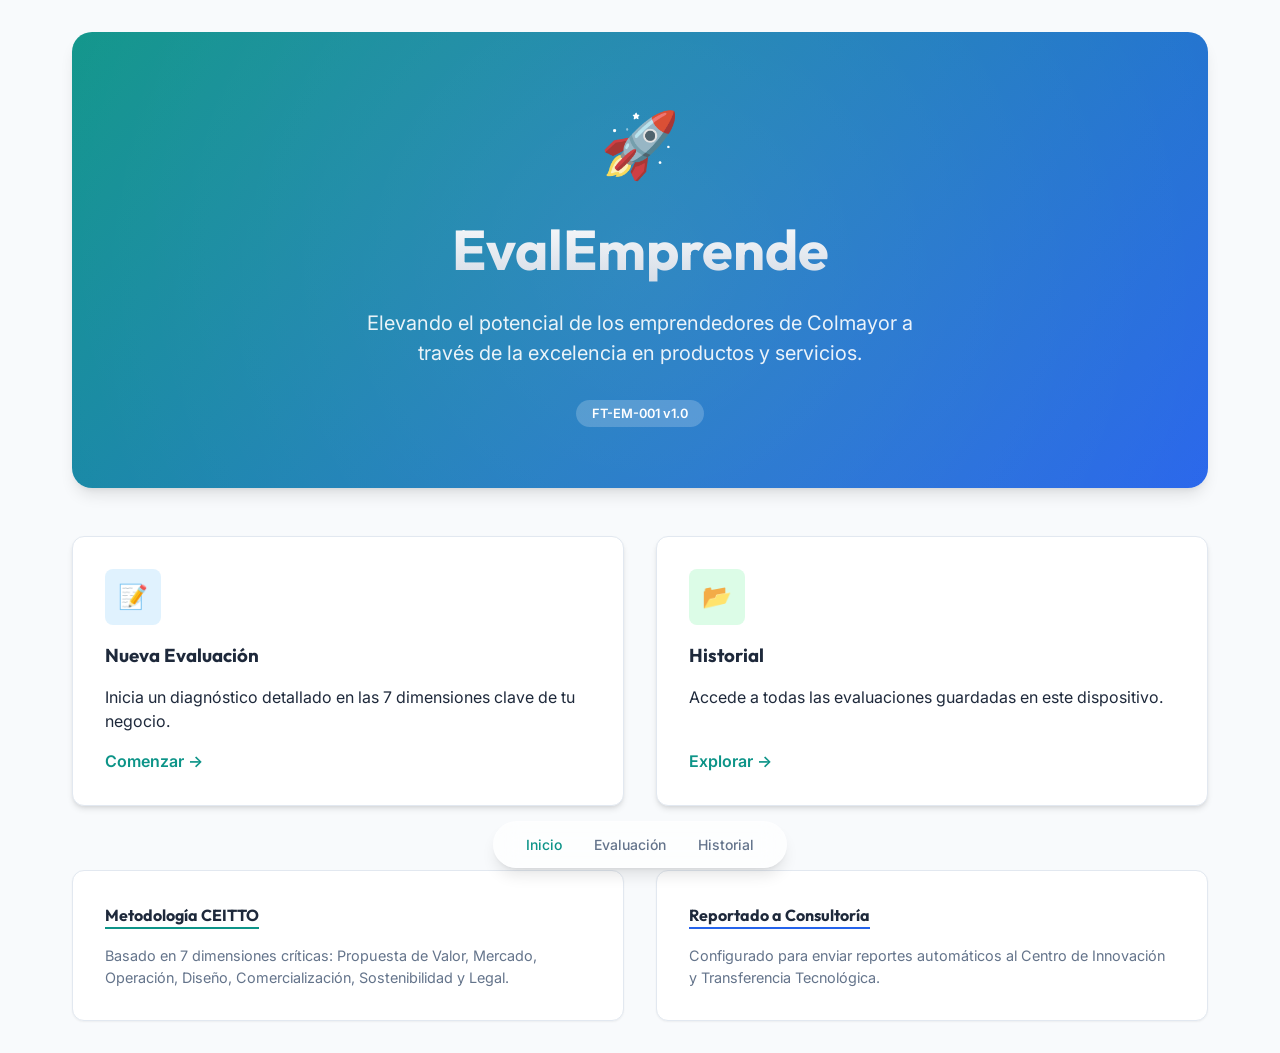
<file: index.html>
<!DOCTYPE html>
<html lang="es">
<head>
    <meta charset="UTF-8">
    <meta name="viewport" content="width=device-width, initial-scale=1.0">
    <title>EvalEmprende | Dashboard</title>
    <link rel="stylesheet" href="style.css">
</head>
<body>
    <div class="premium-container">
        <header class="hero-section">
            <div class="logo-container" style="font-size: 4rem; margin-bottom: 1rem;">🚀</div>
            <h1 class="hero-title">EvalEmprende</h1>
            <p class="hero-subtitle">Elevando el potencial de los emprendedores de Colmayor a través de la excelencia en productos y servicios.</p>
            <div style="margin-top: 2rem;">
                <span style="background: rgba(255,255,255,0.2); padding: 0.4rem 1rem; border-radius: 999px; font-size: 0.8rem; font-weight: 600;">FT-EM-001 v1.0</span>
            </div>
        </header>

        <main class="card-grid">
            <a href="evaluation.html" class="premium-card">
                <div class="card-icon" style="background: #e0f2fe; color: #0369a1;">📝</div>
                <h3>Nueva Evaluación</h3>
                <p>Inicia un diagnóstico detallado en las 7 dimensiones clave de tu negocio.</p>
                <div style="margin-top: auto; font-weight: 600; color: var(--primary);">Comenzar →</div>
            </a>

            <a href="results.html" class="premium-card" id="last-eval-card" style="display: none;">
                <div class="card-icon" style="background: #fef3c7; color: #d97706;">📊</div>
                <h3>Últimos Resultados</h3>
                <p>Revisa el mapa de telaraña y plan de mejora de tu evaluación más reciente.</p>
                <div style="margin-top: auto; font-weight: 600; color: var(--primary);">Ver análisis →</div>
            </a>

            <a href="history.html" class="premium-card">
                <div class="card-icon" style="background: #dcfce7; color: #166534;">📂</div>
                <h3>Historial</h3>
                <p>Accede a todas las evaluaciones guardadas en este dispositivo.</p>
                <div style="margin-top: auto; font-weight: 600; color: var(--primary);">Explorar →</div>
            </a>
        </main>

        <section style="margin-top: 4rem; display: grid; grid-template-columns: repeat(auto-fit, minmax(280px, 1fr)); gap: 2rem;">
            <div style="background: white; padding: 2rem; border-radius: var(--radius-md); box-shadow: var(--shadow-sm); border: 1px solid var(--border);">
                <h4 style="margin-bottom: 1rem; border-bottom: 2px solid var(--primary); display: inline-block;">Metodología CEITTO</h4>
                <p style="font-size: 0.9rem; color: var(--text-muted);">Basado en 7 dimensiones críticas: Propuesta de Valor, Mercado, Operación, Diseño, Comercialización, Sostenibilidad y Legal.</p>
            </div>
            <div style="background: white; padding: 2rem; border-radius: var(--radius-md); box-shadow: var(--shadow-sm); border: 1px solid var(--border);">
                <h4 style="margin-bottom: 1rem; border-bottom: 2px solid var(--secondary); display: inline-block;">Reportado a Consultoría</h4>
                <p style="font-size: 0.9rem; color: var(--text-muted);">Configurado para enviar reportes automáticos al Centro de Innovación y Transferencia Tecnológica.</p>
            </div>
        </section>
    </div>

    <nav class="floating-nav">
        <a href="index.html" class="nav-link active">Inicio</a>
        <a href="evaluation.html" class="nav-link">Evaluación</a>
        <a href="history.html" class="nav-link">Historial</a>
    </nav>

    <script>
        // Check if there's a last evaluation in localStorage
        const latest = localStorage.getItem('eval_emprende_latest');
        if (latest) {
            document.getElementById('last-eval-card').style.display = 'flex';
        }
    </script>
</body>
</html>
</file>
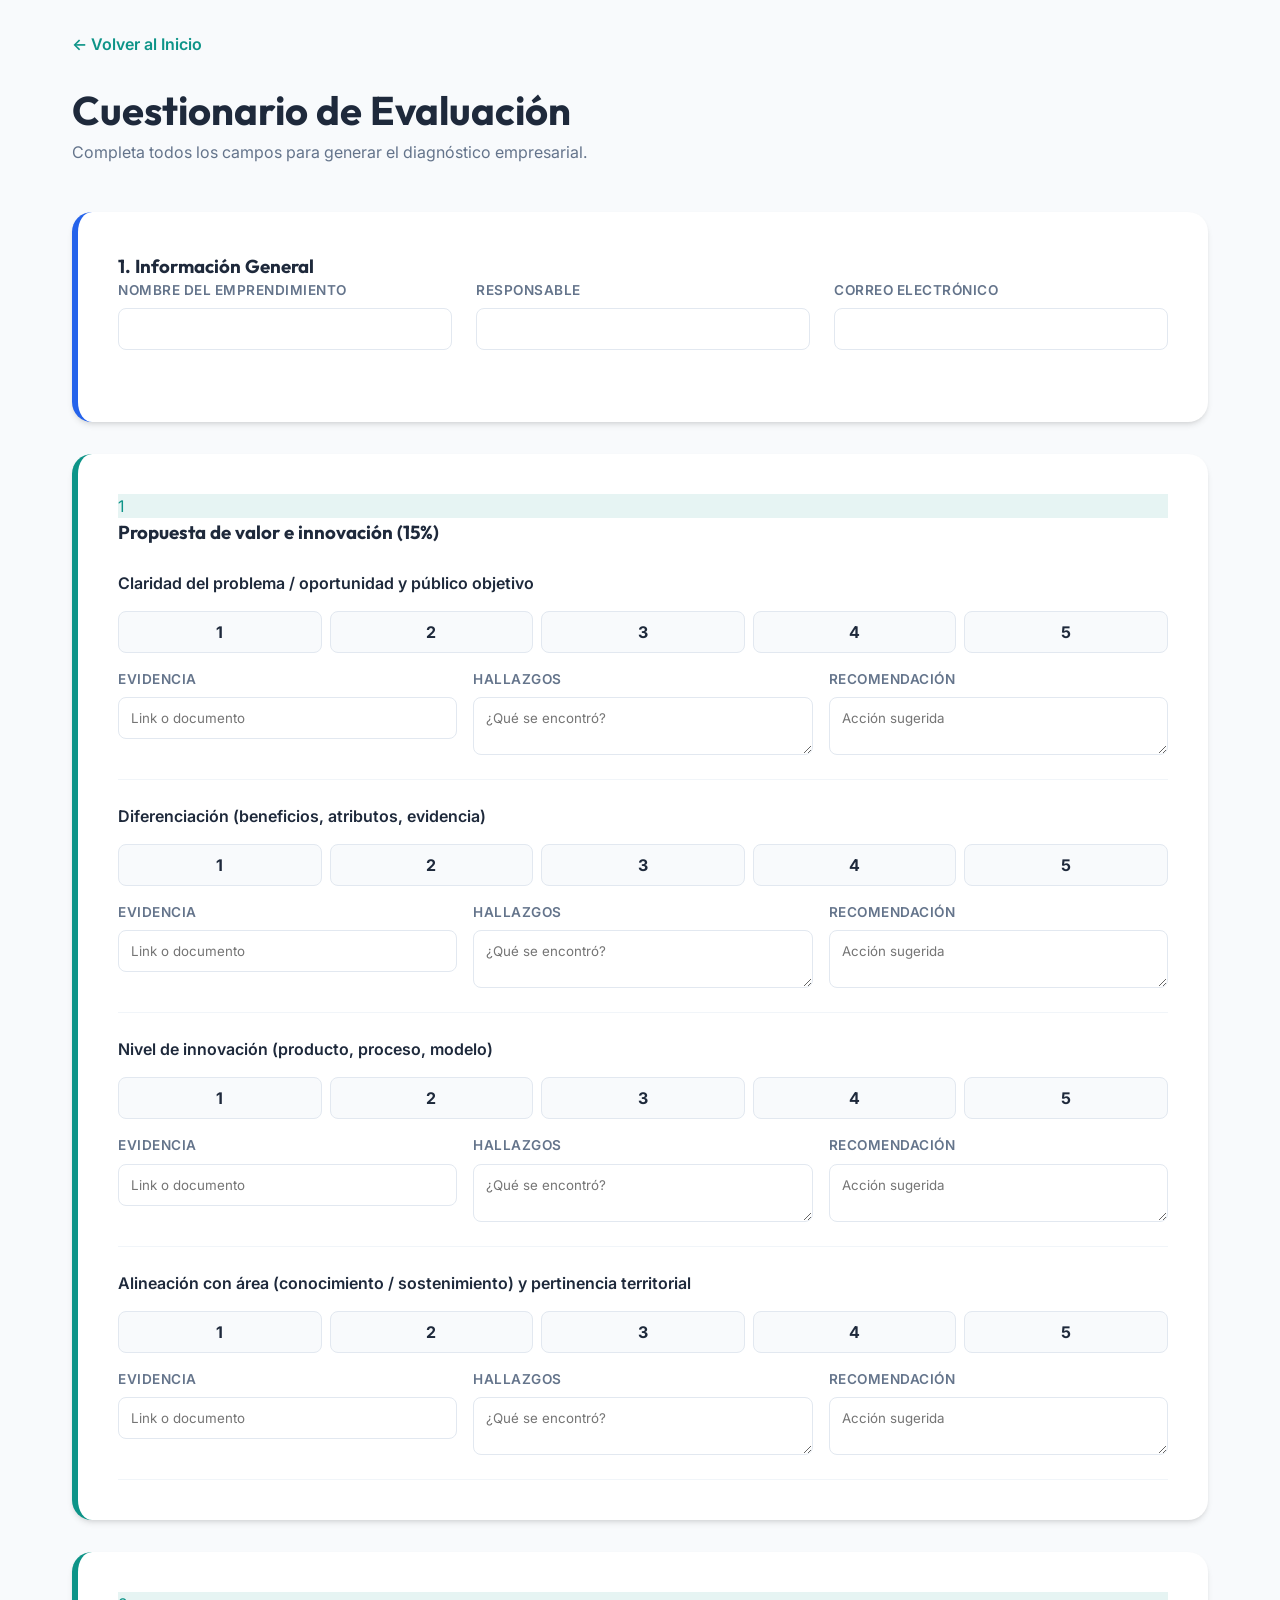
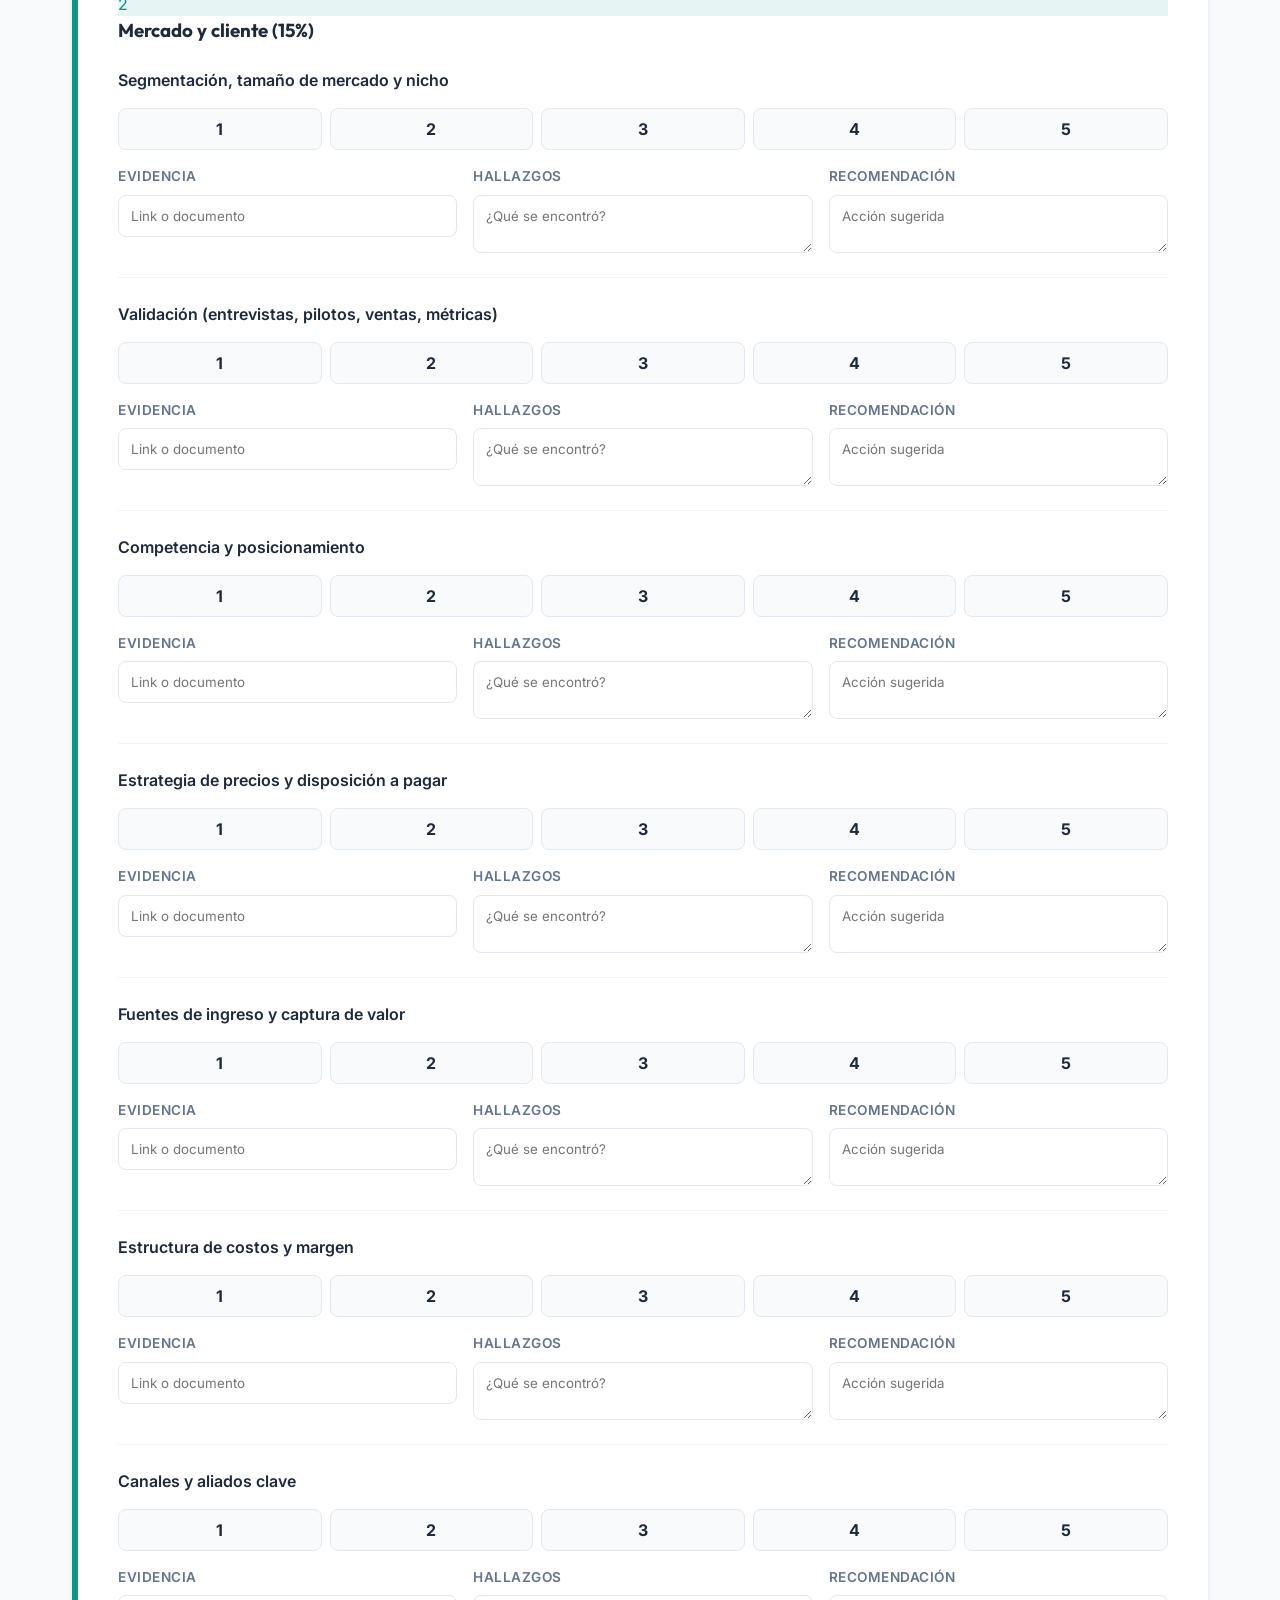
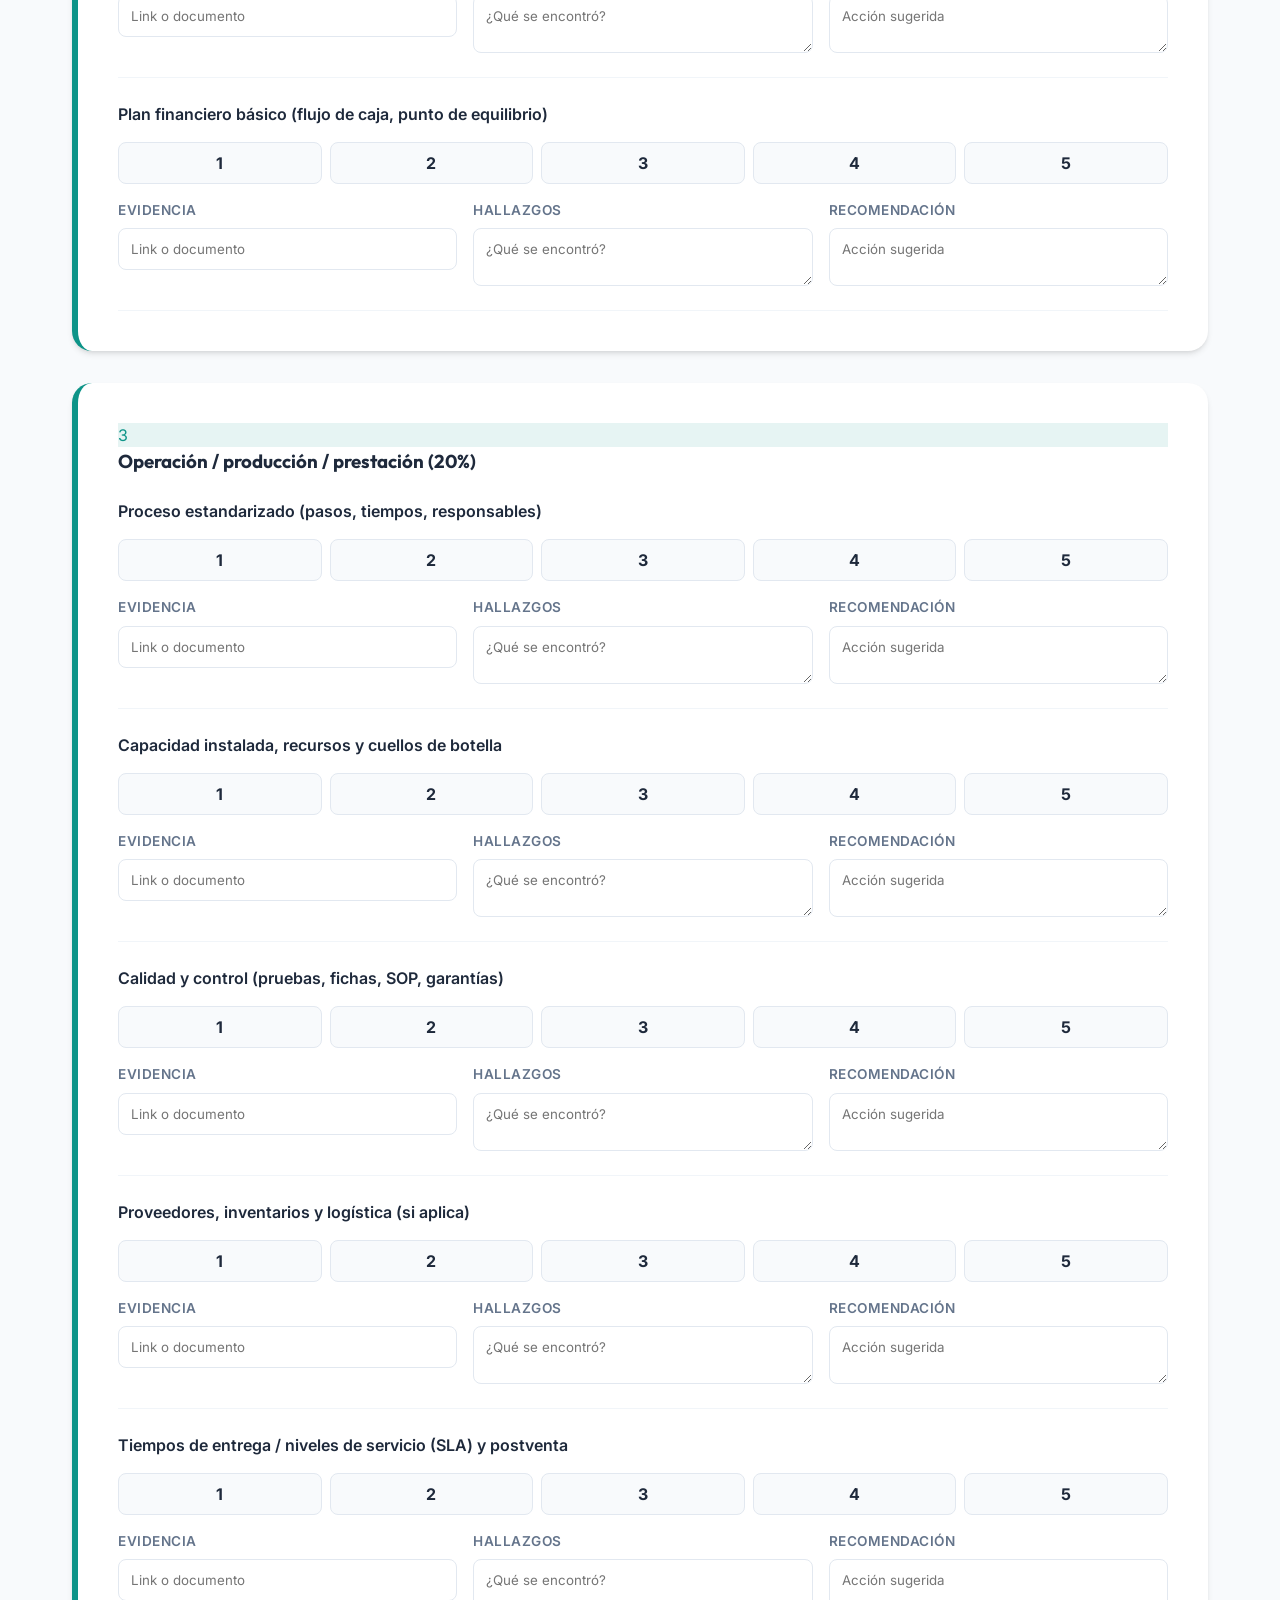
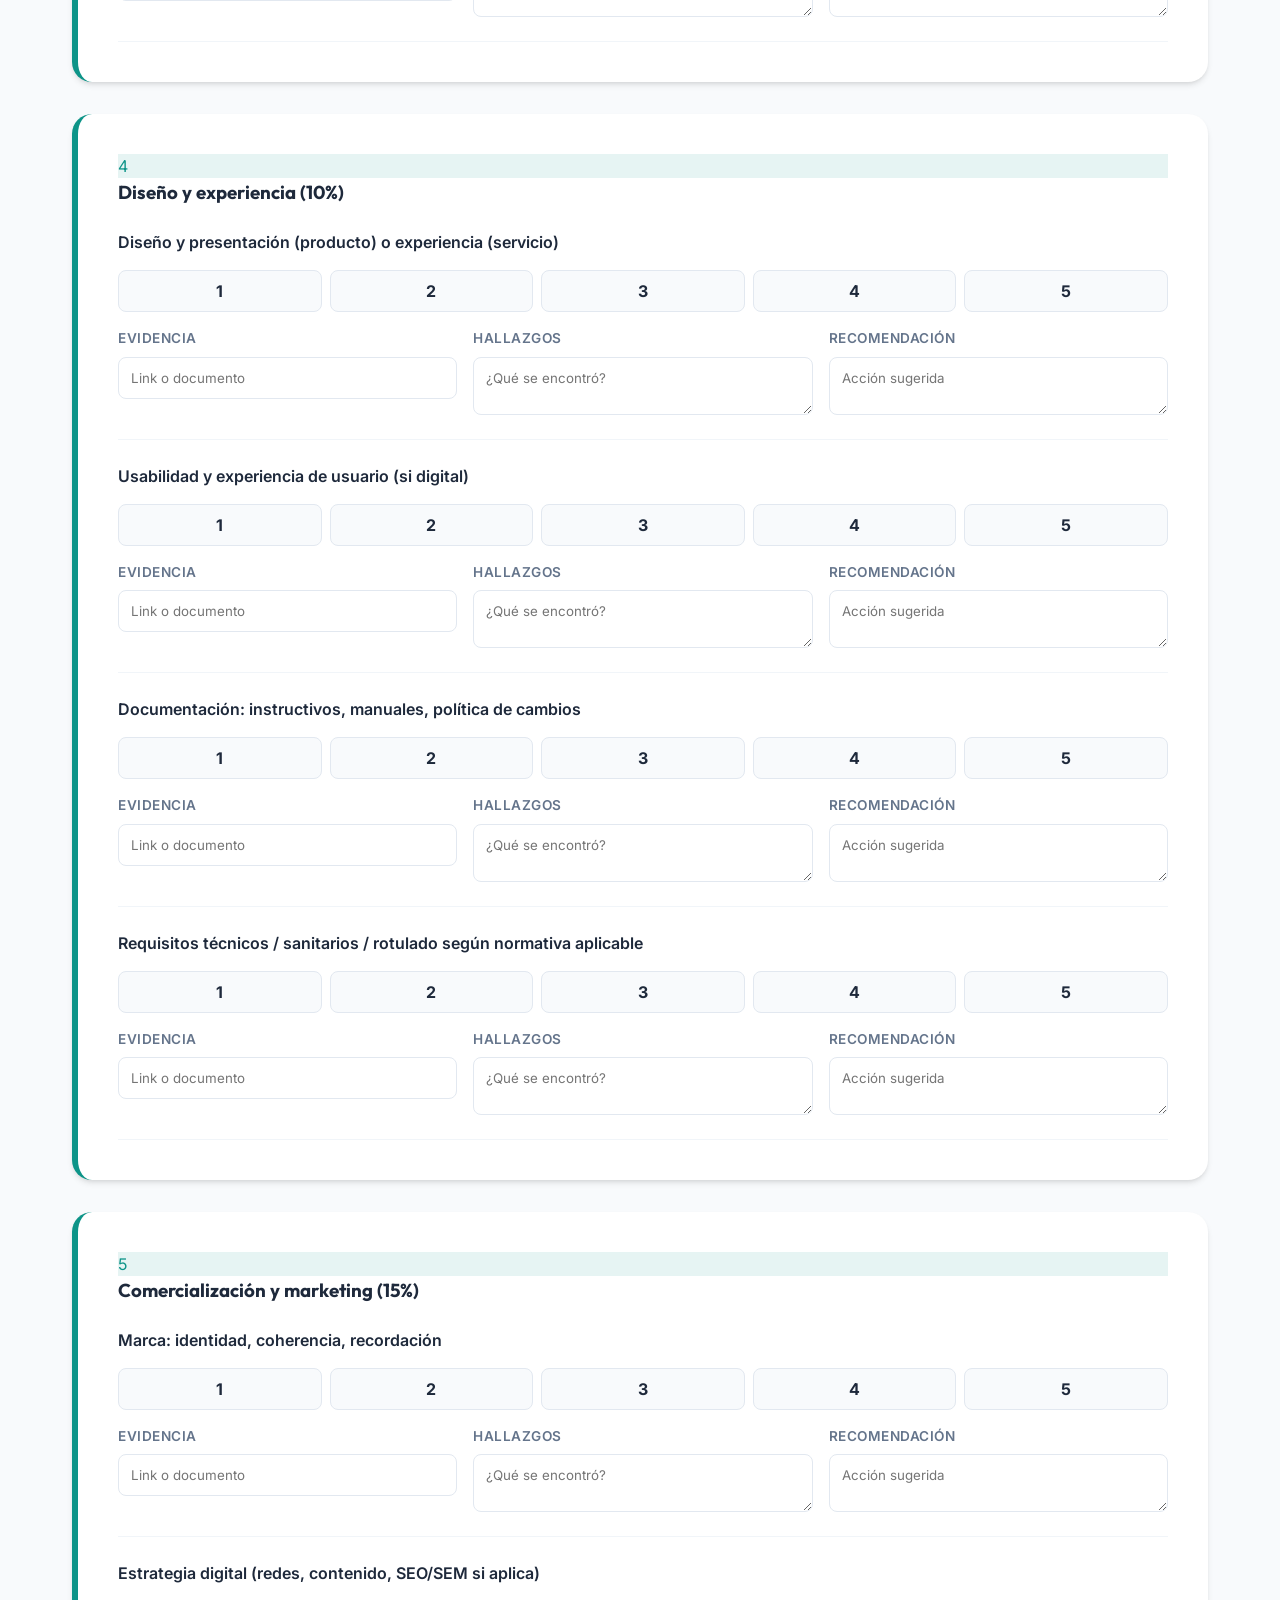
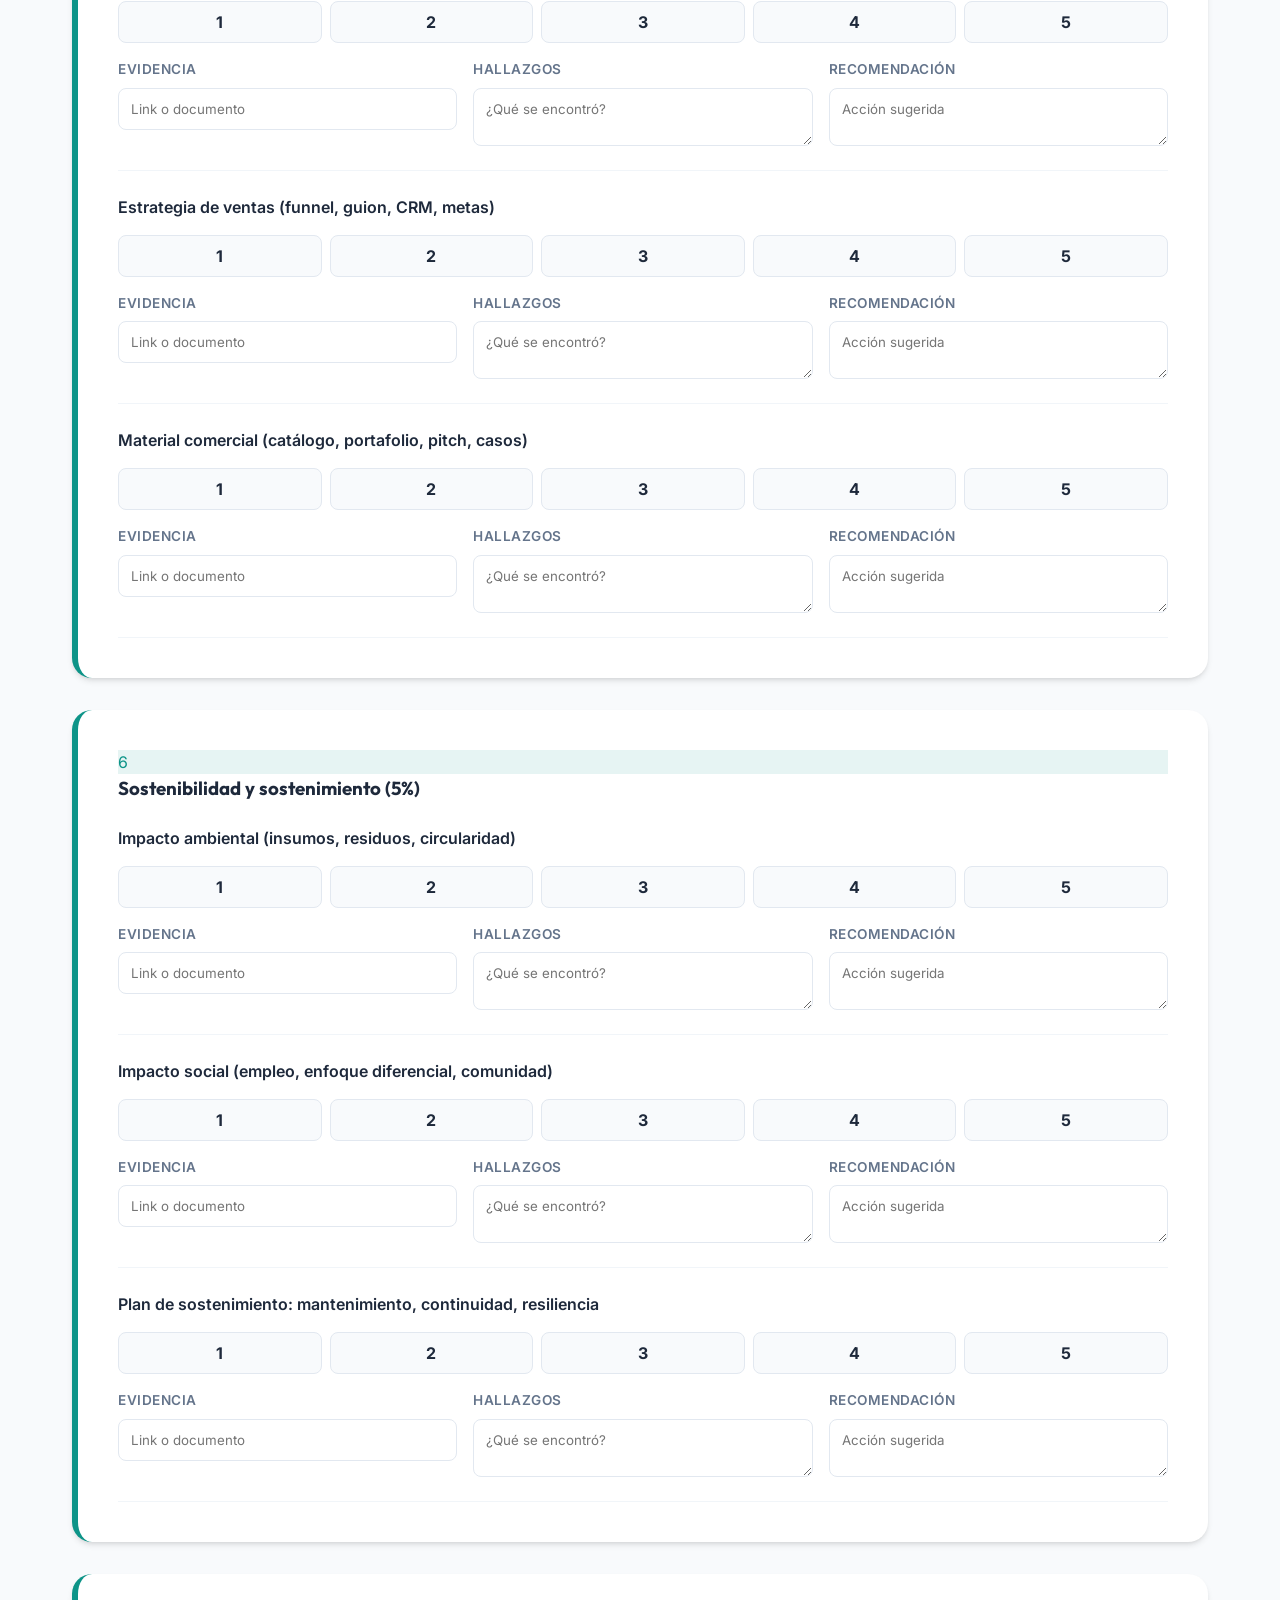
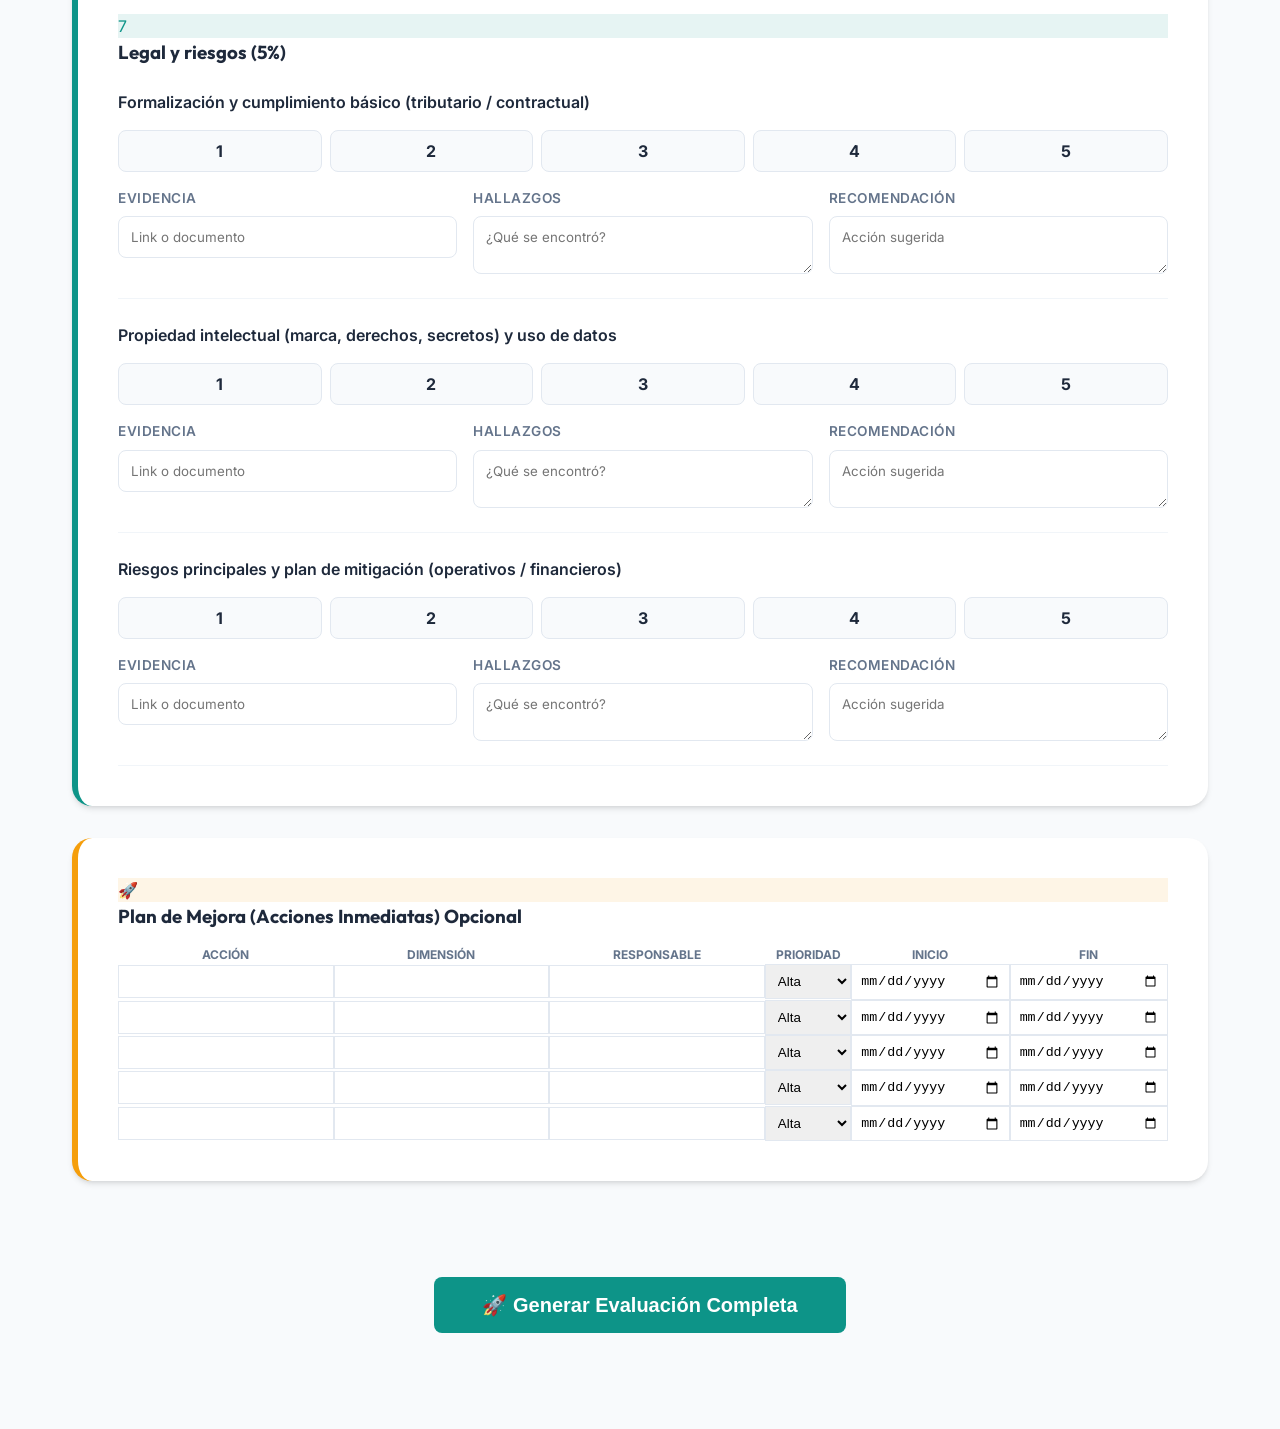
<file: evaluation.html>
<!DOCTYPE html>
<html lang="es">

<head>
    <meta charset="UTF-8">
    <meta name="viewport" content="width=device-width, initial-scale=1.0">
    <title>EvalEmprende | Nueva Evaluación</title>
    <link rel="stylesheet" href="style.css">
    <style>
        .eval-section {
            background: white;
            padding: 2.5rem;
            border-radius: var(--radius-lg);
            margin-bottom: 2rem;
            box-shadow: var(--shadow-md);
            border-left: 6px solid var(--primary);
        }

        .info-group {
            display: grid;
            grid-template-columns: repeat(auto-fit, minmax(250px, 1fr));
            gap: 1.5rem;
            margin-bottom: 2rem;
        }

        .form-field {
            display: flex;
            flex-direction: column;
            gap: 0.5rem;
        }

        .form-field label {
            font-size: 0.85rem;
            font-weight: 600;
            color: var(--text-muted);
            text-transform: uppercase;
            letter-spacing: 0.5px;
        }

        .form-field input,
        .form-field select,
        .form-field textarea {
            padding: 0.75rem;
            border-radius: var(--radius-sm);
            border: 1px solid var(--border);
            font-family: inherit;
            transition: border-color 0.2s;
        }

        .form-field input:focus {
            border-color: var(--primary);
            outline: none;
        }

        .criterion-item {
            padding: 1.5rem 0;
            border-bottom: 1px solid #f1f5f9;
        }

        .criterion-label {
            font-weight: 600;
            margin-bottom: 1rem;
            display: block;
        }

        .rating-group {
            display: flex;
            gap: 0.5rem;
            margin-bottom: 1rem;
        }

        .rating-box {
            flex: 1;
            position: relative;
            cursor: pointer;
        }

        .rating-box input {
            position: absolute;
            opacity: 0;
            cursor: pointer;
        }

        .rating-box span {
            display: block;
            text-align: center;
            padding: 0.5rem;
            background: #f8fafc;
            border: 1px solid var(--border);
            border-radius: var(--radius-sm);
            font-weight: 700;
            transition: all 0.2s;
        }

        .rating-box input:checked+span {
            background: var(--primary);
            color: white;
            border-color: var(--primary);
            transform: scale(1.05);
        }

        .extra-inputs {
            display: grid;
            grid-template-columns: 1fr 1fr 1fr;
            gap: 1rem;
        }

        @media (max-width: 768px) {
            .extra-inputs {
                grid-template-columns: 1fr;
            }

            .rating-group {
                flex-wrap: wrap;
            }
        }
    </style>
</head>

<body>
    <div class="premium-container">
        <header style="margin-bottom: 3rem;">
            <a href="index.html" style="text-decoration: none; color: var(--primary); font-weight: 600;">← Volver al
                Inicio</a>
            <h1 style="font-size: 2.5rem; margin-top: 1.5rem;">Cuestionario de Evaluación</h1>
            <p style="color: var(--text-muted);">Completa todos los campos para generar el diagnóstico empresarial.</p>
        </header>

        <form id="evaluation-form">
            <section class="eval-section" style="border-left-color: var(--secondary);">
                <h3>1. Información General</h3>
                <div class="info-group">
                    <div class="form-field">
                        <label>Nombre del Emprendimiento</label>
                        <input type="text" name="nombre_emprendimiento" required>
                    </div>
                    <div class="form-field">
                        <label>Responsable</label>
                        <input type="text" name="nombre_responsable" required>
                    </div>
                    <div class="form-field">
                        <label>Correo Electrónico</label>
                        <input type="email" name="correo" required>
                    </div>
                </div>
            </section>

            <div id="dimensions-container">
                <!-- Dimensions injected here via JS -->
            </div>

            <div style="text-align: center; padding: 4rem 0;">
                <button type="submit" class="btn-premium btn-primary" style="font-size: 1.25rem; padding: 1rem 3rem;">
                    🚀 Generar Evaluación Completa
                </button>
            </div>
        </form>
    </div>

    <script src="app.js"></script>
    <script>
        engine.initEvaluationForm();

        document.getElementById('evaluation-form').onsubmit = function (e) {
            e.preventDefault();
            const formData = new FormData(this);
            const data = Object.fromEntries(formData.entries());

            // Handle radio buttons group names correctly
            const radios = this.querySelectorAll('input[type="radio"]:checked');
            radios.forEach(r => data[r.name] = r.value);

            const result = engine.calculate(data);
            engine.saveToHistory(result);
            window.location.href = 'results.html';
        };
    </script>
</body>

</html>
</file>
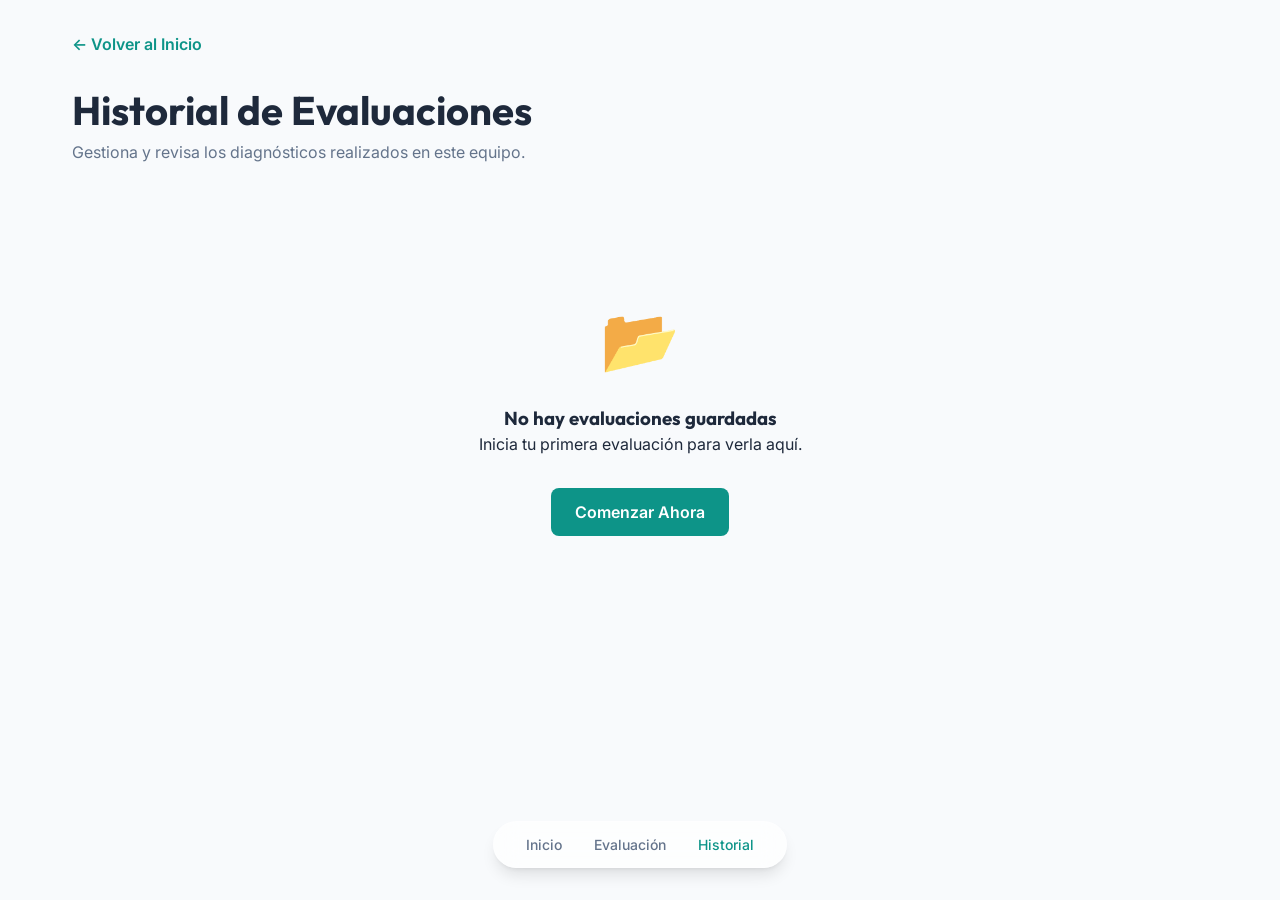
<file: history.html>
<!DOCTYPE html>
<html lang="es">

<head>
    <meta charset="UTF-8">
    <meta name="viewport" content="width=device-width, initial-scale=1.0">
    <title>EvalEmprende | Historial</title>
    <link rel="stylesheet" href="style.css">
</head>

<body>
    <div class="premium-container">
        <header style="margin-bottom: 3rem;">
            <a href="index.html" style="text-decoration: none; color: var(--primary); font-weight: 600;">← Volver al
                Inicio</a>
            <h1 style="font-size: 2.5rem; margin-top: 1.5rem;">Historial de Evaluaciones</h1>
            <p style="color: var(--text-muted);">Gestiona y revisa los diagnósticos realizados en este equipo.</p>
        </header>

        <div id="history-list" class="card-grid">
            <!-- Items injected via JS -->
        </div>

        <div id="empty-state" style="display: none; text-align: center; padding: 5rem 0;">
            <div style="font-size: 4rem; margin-bottom: 1rem;">📂</div>
            <h3>No hay evaluaciones guardadas</h3>
            <p style="color: var(--text_muted); margin-bottom: 2rem;">Inicia tu primera evaluación para verla aquí.</p>
            <a href="evaluation.html" class="btn-premium btn-primary">Comenzar Ahora</a>
        </div>
    </div>

    <nav class="floating-nav">
        <a href="index.html" class="nav-link">Inicio</a>
        <a href="evaluation.html" class="nav-link">Evaluación</a>
        <a href="history.html" class="nav-link active">Historial</a>
    </nav>

    <script src="app.js"></script>
    <script>
        const history = engine.loadHistory();
        const container = document.getElementById('history-list');

        if (history.length === 0) {
            document.getElementById('empty-state').style.display = 'block';
        } else {
            history.forEach(item => {
                const card = document.createElement('div');
                card.className = 'premium-card';
                card.innerHTML = `
                    <div style="display: flex; justify-content: space-between; align-items: flex-start;">
                        <div>
                            <div style="font-size: 0.7rem; text-transform: uppercase; color: var(--text-muted);">${new Date(item.timestamp).toLocaleDateString()}</div>
                            <h3 style="margin: 0.25rem 0;">${item.data.nombre_emprendimiento}</h3>
                        </div>
                        <div style="background: var(--primary); color: white; padding: 0.25rem 0.75rem; border-radius: 99px; font-weight: 800; font-size: 0.9rem;">
                            ${item.promedioGeneral}
                        </div>
                    </div>
                    <p style="font-size: 0.85rem; color: var(--text-muted);">Responsable: ${item.data.nombre_responsable}</p>
                    <div style="margin-top: 1.5rem; display: flex; gap: 1rem;">
                        <button onclick="viewResult('${item.id}')" class="btn-premium btn-primary" style="flex: 1; font-size: 0.75rem;">Ver Resultados</button>
                        <button onclick="deleteEval('${item.id}')" style="background: #fee2e2; color: #b91c1c; border: none; padding: 0.5rem; border-radius: var(--radius-sm); cursor: pointer;">🗑️</button>
                    </div>
                `;
                container.appendChild(card);
            });
        }

        function viewResult(id) {
            const item = history.find(h => h.id === id);
            localStorage.setItem('eval_emprende_latest', JSON.stringify(item));
            window.location.href = 'results.html';
        }

        function deleteEval(id) {
            if (confirm('¿Estás seguro de que deseas eliminar esta evaluación?')) {
                const newHistory = history.filter(h => h.id !== id);
                localStorage.setItem('eval_emprende_history', JSON.stringify(newHistory));
                location.reload();
            }
        }
    </script>
</body>

</html>
</file>
<file: style.css>
@import url('https://fonts.googleapis.com/css2?family=Outfit:wght@300;400;500;600;700&family=Inter:wght@400;500;600&display=swap');

:root {
    --primary: #0D9488;
    --primary-light: #2DD4BF;
    --primary-dark: #0F766E;
    --secondary: #2563EB;
    --accent: #F59E0B;
    --background: #F8FAFC;
    --surface: #FFFFFF;
    --text-main: #1E293B;
    --text-muted: #64748B;
    --border: #E2E8F0;
    --success: #10B981;
    --warning: #F59E0B;
    --danger: #EF4444;
    --radius-sm: 8px;
    --radius-md: 12px;
    --radius-lg: 20px;
    --shadow-sm: 0 1px 2px 0 rgb(0 0 0 / 0.05);
    --shadow-md: 0 4px 6px -1px rgb(0 0 0 / 0.1), 0 2px 4px -2px rgb(0 0 0 / 0.1);
    --shadow-lg: 0 10px 15px -3px rgb(0 0 0 / 0.1), 0 4px 6px -4px rgb(0 0 0 / 0.1);
    --glass: rgba(255, 255, 255, 0.7);
    --glass-border: rgba(255, 255, 255, 0.2);
}

* {
    margin: 0;
    padding: 0;
    box-sizing: border-box;
}

body {
    font-family: 'Inter', sans-serif;
    background-color: var(--background);
    color: var(--text-main);
    line-height: 1.5;
    -webkit-font-smoothing: antialiased;
}

h1, h2, h3, h4, h5, h6 {
    font-family: 'Outfit', sans-serif;
    font-weight: 700;
}

.premium-container {
    max-width: 1200px;
    margin: 0 auto;
    padding: 2rem;
}

.hero-section {
    position: relative;
    padding: 4rem 2rem;
    text-align: center;
    background: linear-gradient(135deg, var(--primary) 0%, var(--secondary) 100%);
    color: white;
    border-radius: var(--radius-lg);
    margin-bottom: 3rem;
    overflow: hidden;
    box-shadow: var(--shadow-lg);
}

.hero-section::before {
    content: '';
    position: absolute;
    top: -50%;
    left: -50%;
    width: 200%;
    height: 200%;
    background: radial-gradient(circle, rgba(255,255,255,0.1) 0%, transparent 70%);
    animation: rotate 20s linear infinite;
    pointer-events: none;
}

@keyframes rotate {
    from { transform: rotate(0deg); }
    to { transform: rotate(360deg); }
}

.hero-title {
    font-size: 3.5rem;
    margin-bottom: 1rem;
    background: linear-gradient(to bottom, #fff 0%, #cbd5e1 100%);
    -webkit-background-clip: text;
    -webkit-text-fill-color: transparent;
}

.hero-subtitle {
    font-size: 1.25rem;
    opacity: 0.9;
    max-width: 600px;
    margin: 0 auto;
}

.card-grid {
    display: grid;
    grid-template-columns: repeat(auto-fit, minmax(300px, 1fr));
    gap: 2rem;
}

.premium-card {
    background: var(--surface);
    padding: 2rem;
    border-radius: var(--radius-md);
    box-shadow: var(--shadow-md);
    transition: all 0.3s cubic-bezier(0.4, 0, 0.2, 1);
    border: 1px solid var(--border);
    cursor: pointer;
    text-decoration: none;
    color: inherit;
    display: flex;
    flex-direction: column;
    gap: 1rem;
}

.premium-card:hover {
    transform: translateY(-8px);
    box-shadow: var(--shadow-lg);
    border-color: var(--primary-light);
}

.card-icon {
    width: 56px;
    height: 56px;
    display: flex;
    align-items: center;
    justify-content: center;
    border-radius: var(--radius-sm);
    font-size: 1.5rem;
    background: #f1f5f9;
}

.btn-premium {
    display: inline-flex;
    align-items: center;
    justify-content: center;
    padding: 0.75rem 1.5rem;
    border-radius: var(--radius-sm);
    font-weight: 600;
    cursor: pointer;
    transition: all 0.2s;
    border: none;
    gap: 0.5rem;
    text-decoration: none;
}

.btn-primary {
    background: var(--primary);
    color: white;
}

.btn-primary:hover {
    background: var(--primary-dark);
    transform: scale(1.02);
}

.floating-nav {
    position: fixed;
    bottom: 2rem;
    left: 50%;
    transform: translateX(-50%);
    background: var(--glass);
    backdrop-filter: blur(12px);
    padding: 0.75rem 2rem;
    border-radius: 999px;
    border: 1px solid var(--glass-border);
    box-shadow: var(--shadow-lg);
    display: flex;
    gap: 2rem;
    z-index: 1000;
}

.nav-link {
    text-decoration: none;
    color: var(--text-muted);
    font-weight: 500;
    font-size: 0.875rem;
    transition: color 0.2s;
}

.nav-link:hover, .nav-link.active {
    color: var(--primary);
}

@media (max-width: 768px) {
    .hero-title { font-size: 2.5rem; }
    .premium-container { padding: 1rem; }
}
</file>
